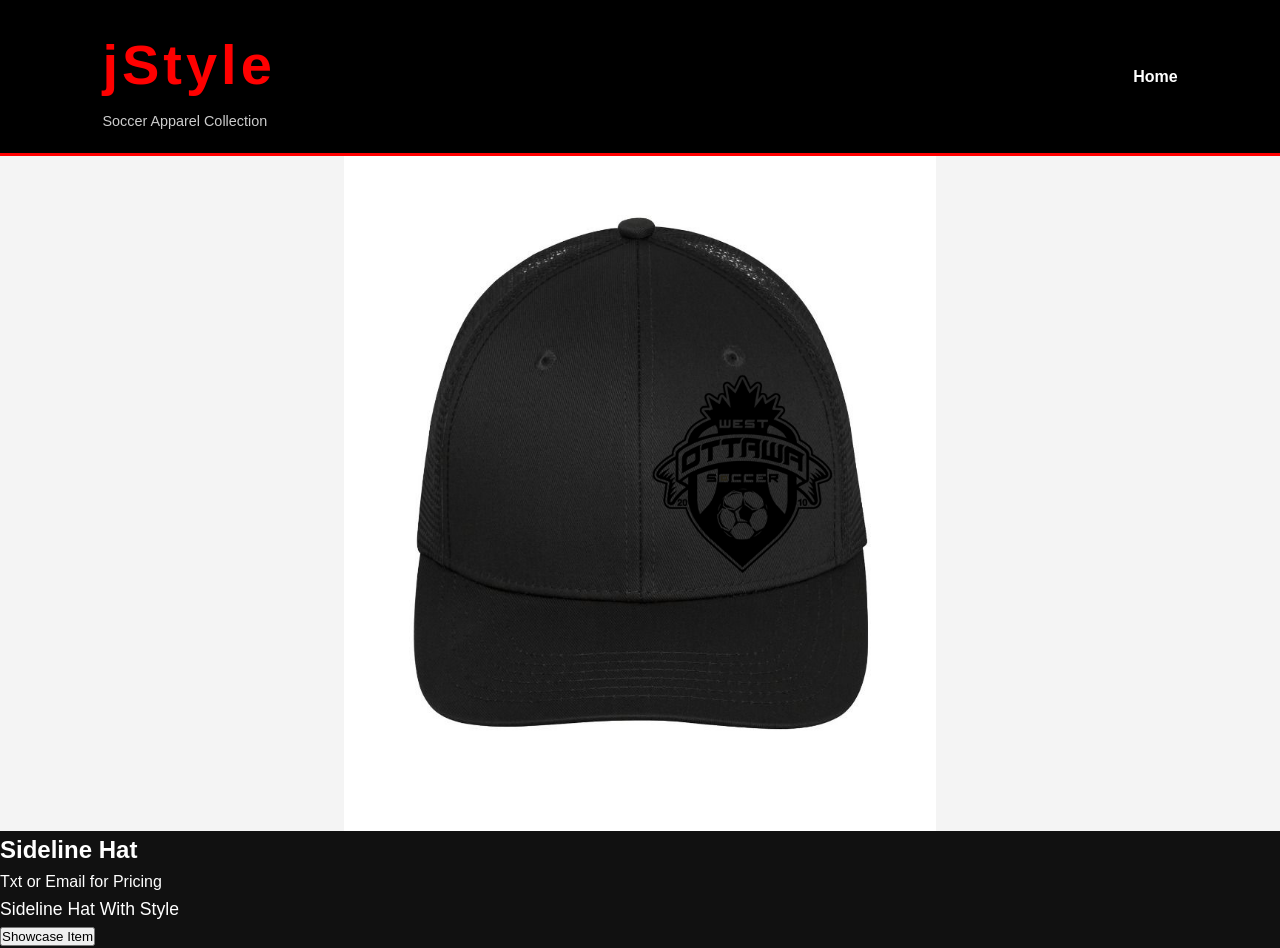
<file: black_hat.html>
<!-- product1.html -->
<!DOCTYPE html>
<html lang="en">
<head>
  <meta charset="UTF-8">
  <meta name="viewport" content="width=device-width, initial-scale=1.0">

  <title>Sideline Hat | jStyle</title>

  <!-- Google Fonts -->
  <link rel="preconnect" href="https://fonts.googleapis.com">
  <link rel="preconnect" href="https://fonts.gstatic.com" crossorigin>

  <link href="https://fonts.googleapis.com/css2?family=Oswald:wght@400;500;700&family=Montserrat:wght@300;400;500;600;700&display=swap" rel="stylesheet">

  <link rel="stylesheet" href="styles.css">
</head>
<body>

  <header>
    <div class="logo">
      <h1>jStyle</h1>
      <p>Soccer Apparel Collection</p>
    </div>

    <nav>
      <a href="index.html">Home</a>
    </nav>
  </header>

  <section class="product-page">

    <div class="large-image-container">
      <img src="images/black_hat.png" alt="Black Hat">
    </div>

    <div class="product-details">
      <h2>Sideline Hat</h2>

      <div class="price">Txt or Email for Pricing</div>

      <p>Sideline Hat With Style
      </p>

      <button class="showcase-btn">Showcase Item</button>
    </div>

  </section>

  <script src="script.js"></script>
</body>
</html>
</file>
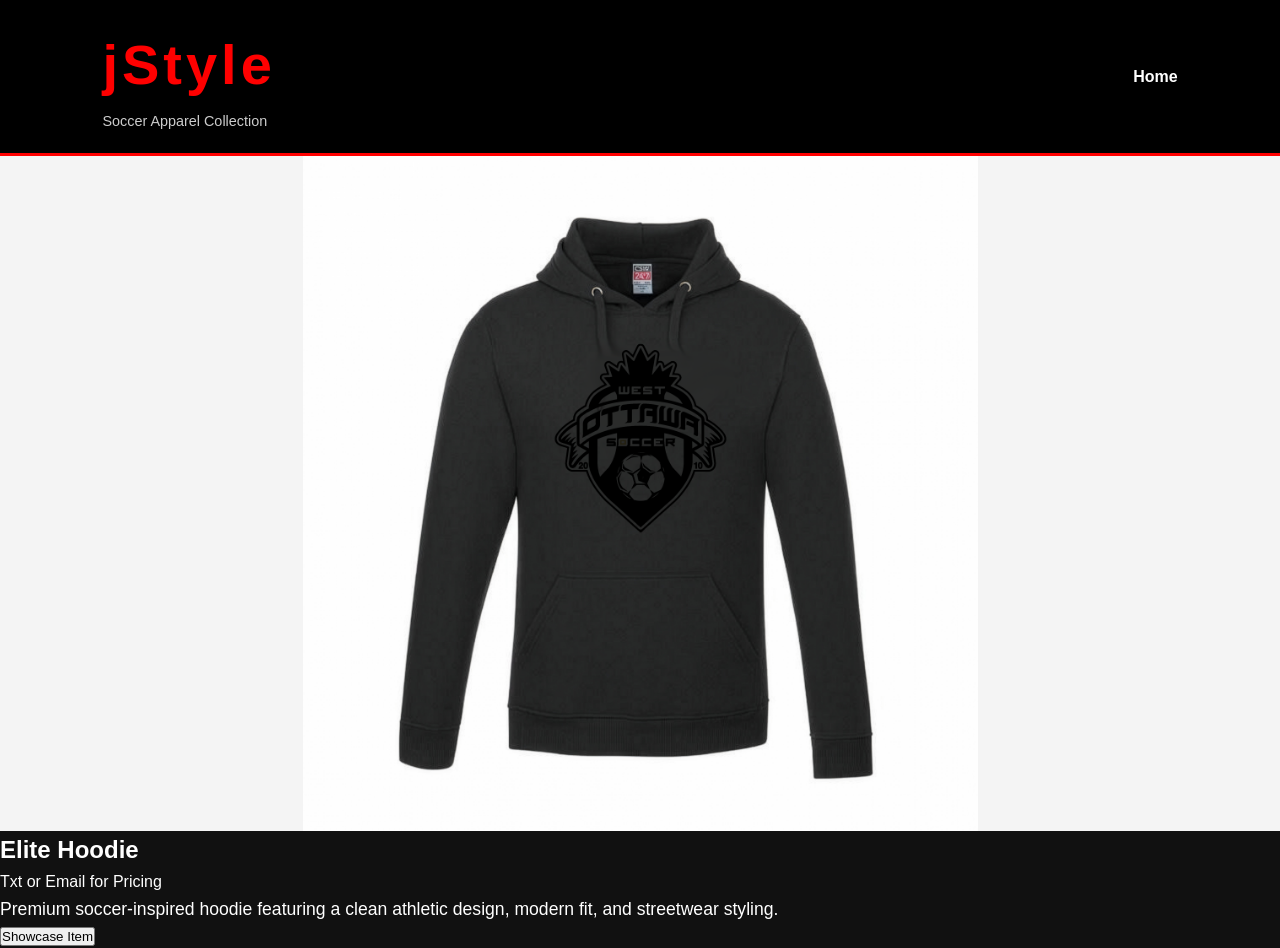
<file: black_hoodie.html>
<!-- product1.html -->
<!DOCTYPE html>
<html lang="en">
<head>
  <meta charset="UTF-8">
  <meta name="viewport" content="width=device-width, initial-scale=1.0">

  <title>Elite Hoodie | j-Swag</title>

  <!-- Google Fonts -->
  <link rel="preconnect" href="https://fonts.googleapis.com">
  <link rel="preconnect" href="https://fonts.gstatic.com" crossorigin>

  <link href="https://fonts.googleapis.com/css2?family=Oswald:wght@400;500;700&family=Montserrat:wght@300;400;500;600;700&display=swap" rel="stylesheet">

  <link rel="stylesheet" href="styles.css">
</head>
<body>

  <header>
    <div class="logo">
      <h1>jStyle</h1>
      <p>Soccer Apparel Collection</p>
    </div>

    <nav>
      <a href="index.html">Home</a>
    </nav>
  </header>

  <section class="product-page">

    <div class="large-image-container">
      <img src="images/black_hoodie.png" alt="Sideline Hoodie">
    </div>

    <div class="product-details">
      <h2>Elite Hoodie</h2>

      <div class="price">Txt or Email for Pricing</div>

      <p>
        Premium soccer-inspired hoodie featuring a clean athletic design,
        modern fit, and streetwear styling.
      </p>

      <button class="showcase-btn">Showcase Item</button>
    </div>

  </section>

  <script src="script.js"></script>
</body>
</html>
</file>
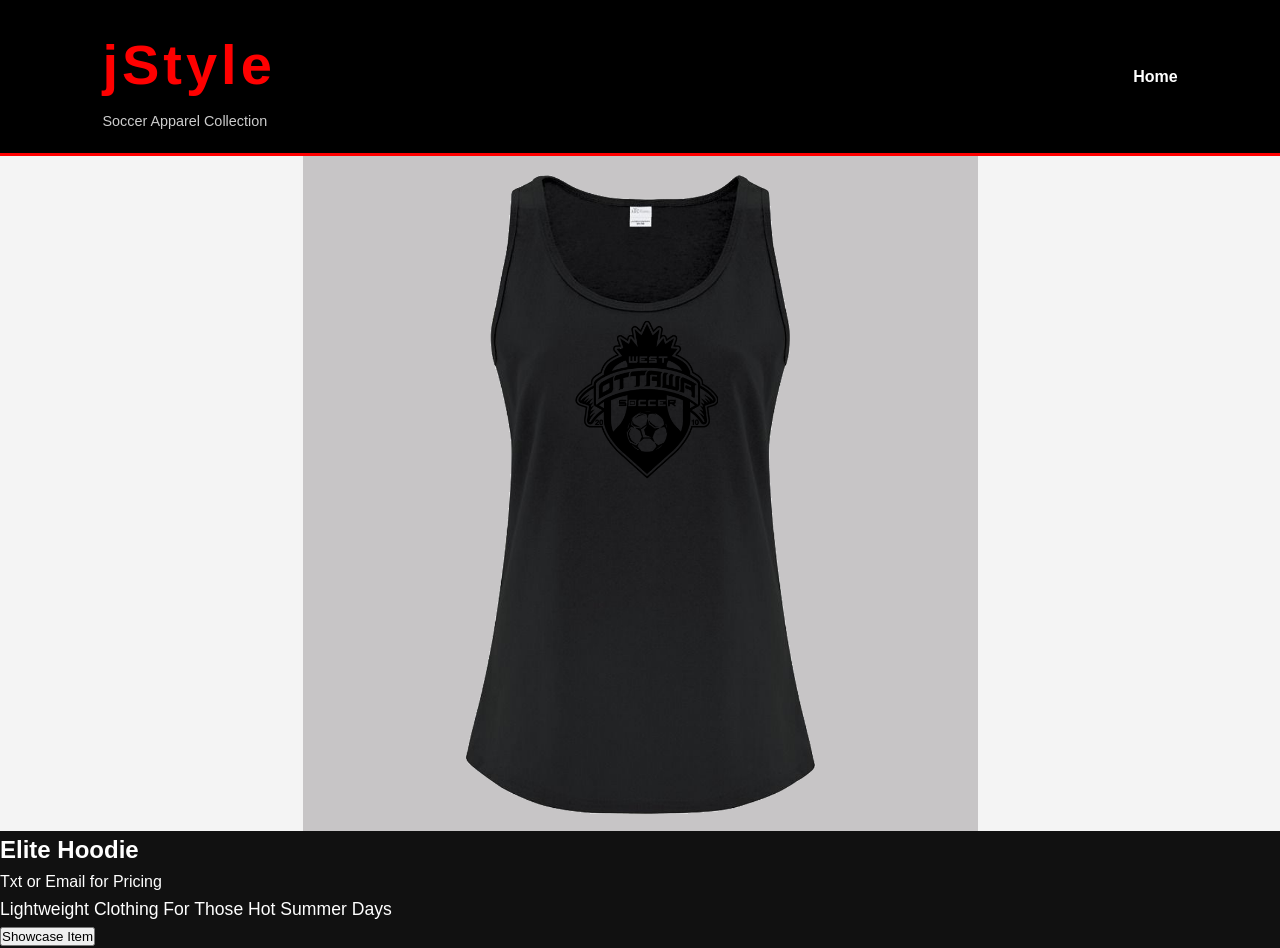
<file: black_tank.html>
<!-- product1.html -->
<!DOCTYPE html>
<html lang="en">
<head>
  <meta charset="UTF-8">
  <meta name="viewport" content="width=device-width, initial-scale=1.0">

  <title>Tank-Top | jStyle</title>

  <!-- Google Fonts -->
  <link rel="preconnect" href="https://fonts.googleapis.com">
  <link rel="preconnect" href="https://fonts.gstatic.com" crossorigin>

  <link href="https://fonts.googleapis.com/css2?family=Oswald:wght@400;500;700&family=Montserrat:wght@300;400;500;600;700&display=swap" rel="stylesheet">

  <link rel="stylesheet" href="styles.css">
</head>
<body>

  <header>
    <div class="logo">
      <h1>jStyle</h1>
      <p>Soccer Apparel Collection</p>
    </div>

    <nav>
      <a href="index.html">Home</a>
    </nav>
  </header>

  <section class="product-page">

    <div class="large-image-container">
      <img src="images/black_Tank.png" alt="Sideline Hoodie">
    </div>

    <div class="product-details">
      <h2>Elite Hoodie</h2>

      <div class="price">Txt or Email for Pricing</div>

      <p>
        Lightweight Clothing For Those Hot Summer Days
      </p>

      <button class="showcase-btn">Showcase Item</button>
    </div>

  </section>

  <script src="script.js"></script>
</body>
</html>
</file>
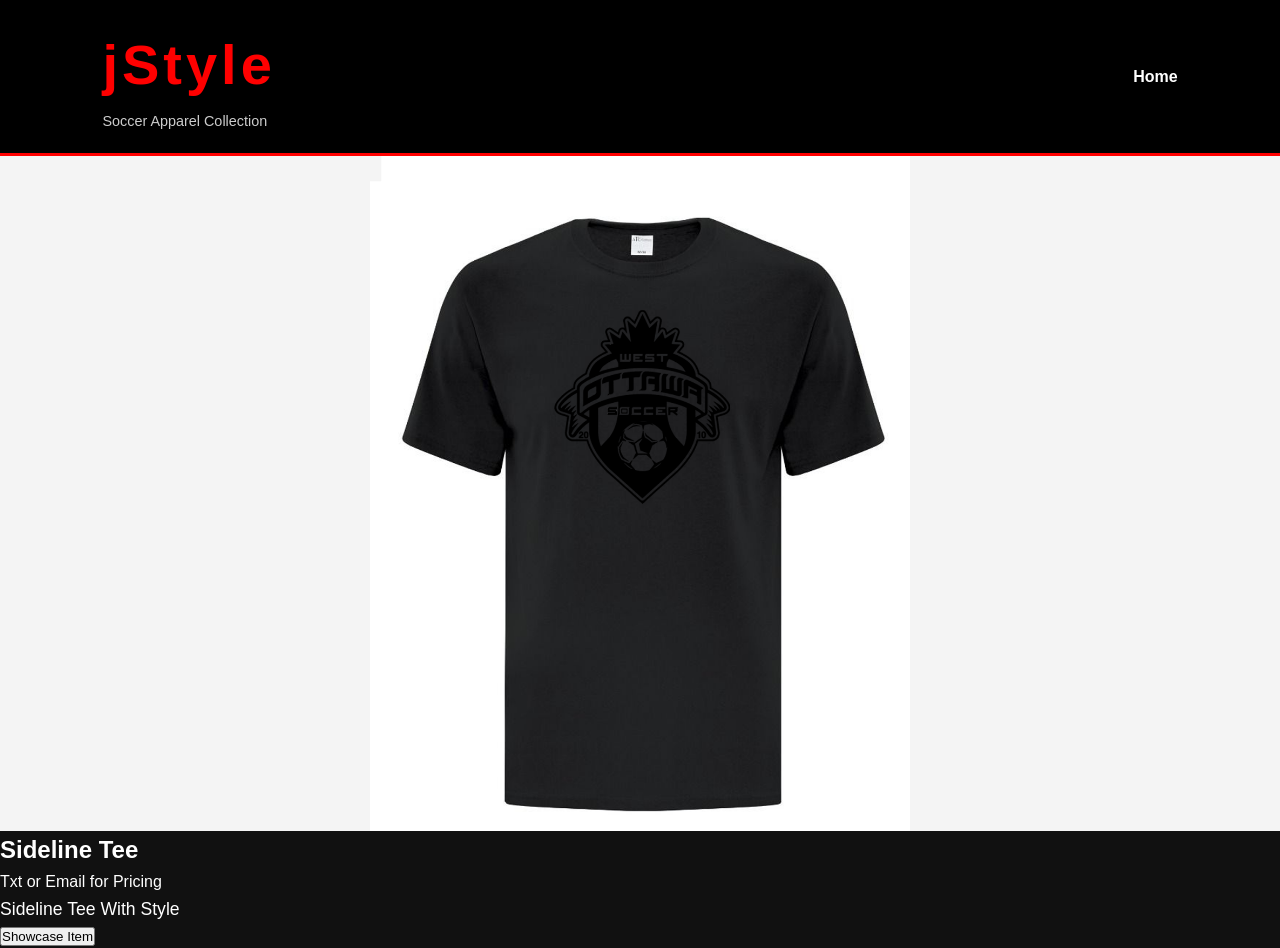
<file: black_tshirt.html>
<!-- product1.html -->
<!DOCTYPE html>
<html lang="en">
<head>
  <meta charset="UTF-8">
  <meta name="viewport" content="width=device-width, initial-scale=1.0">

  <title>Sideline Tee | jStyle</title>

  <!-- Google Fonts -->
  <link rel="preconnect" href="https://fonts.googleapis.com">
  <link rel="preconnect" href="https://fonts.gstatic.com" crossorigin>

  <link href="https://fonts.googleapis.com/css2?family=Oswald:wght@400;500;700&family=Montserrat:wght@300;400;500;600;700&display=swap" rel="stylesheet">

  <link rel="stylesheet" href="styles.css">
</head>
<body>

  <header>
    <div class="logo">
      <h1>jStyle</h1>
      <p>Soccer Apparel Collection</p>
    </div>

    <nav>
      <a href="index.html">Home</a>
    </nav>
  </header>

  <section class="product-page">

    <div class="large-image-container">
      <img src="images/black_Tshirt.png" alt="Black T-Shirt">
    </div>

    <div class="product-details">
      <h2>Sideline Tee</h2>

      <div class="price">Txt or Email for Pricing</div>

      <p>Sideline Tee With Style
      </p>

      <button class="showcase-btn">Showcase Item</button>
    </div>

  </section>

  <script src="script.js"></script>
</body>
</html>
</file>
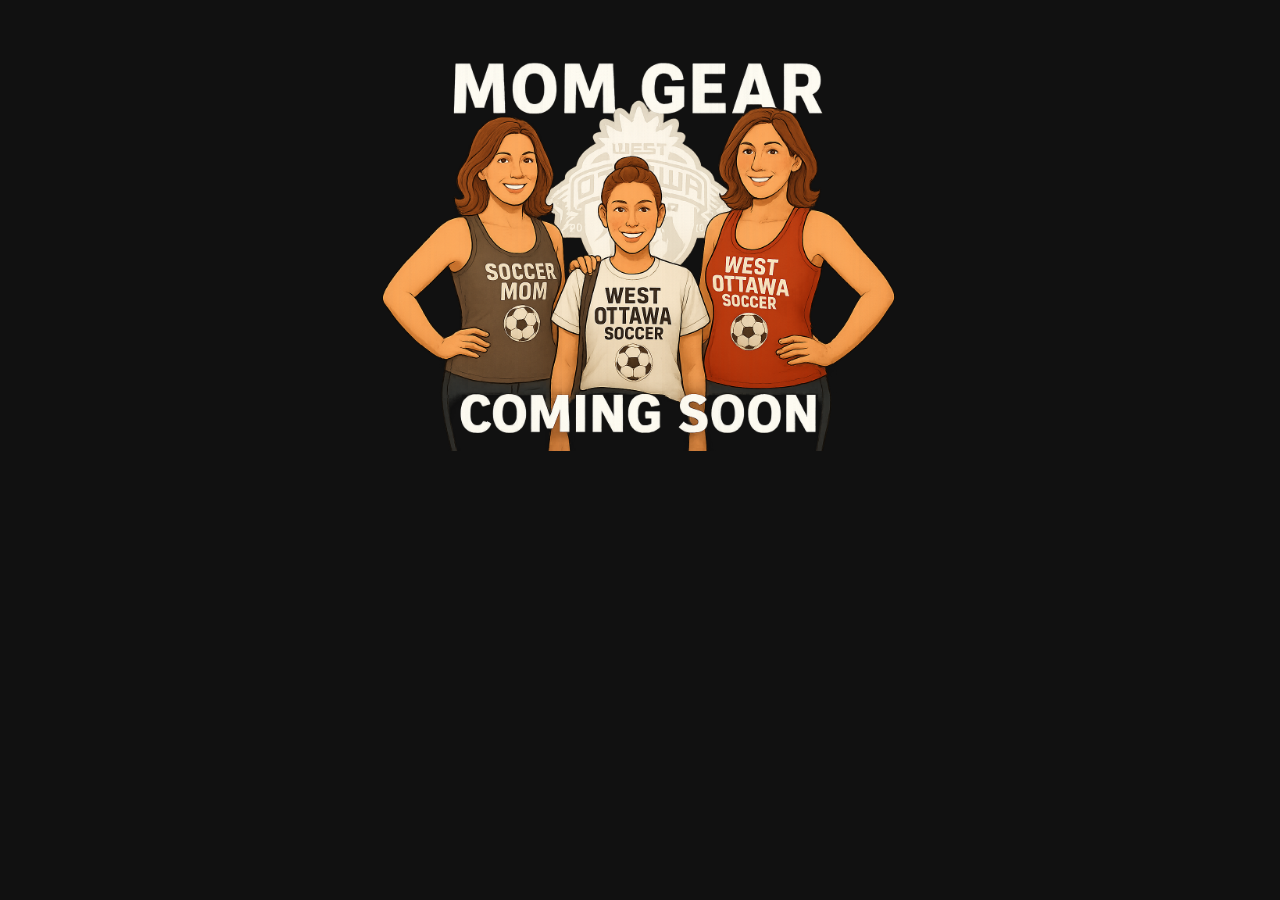
<file: mom_gear.html>
<!-- product1.html -->
<!DOCTYPE html>
<html lang="en">
<head>
  <meta charset="UTF-8">
  <meta name="viewport" content="width=device-width, initial-scale=1.0">
  <link rel="icon" type="image/x-icon" href="images/favicon.png">
  <title>MOM Gear | jStyle</title>

  <!-- Google Fonts -->
  <link rel="preconnect" href="https://fonts.googleapis.com">
  <link rel="preconnect" href="https://fonts.gstatic.com" crossorigin>

  <link href="https://fonts.googleapis.com/css2?family=Oswald:wght@400;500;700&family=Montserrat:wght@300;400;500;600;700&display=swap" rel="stylesheet">

  <link rel="stylesheet" href="styles.css">
</head>
<body>
  <br><br>
<img src="images/mom_gear.png" class="responsive-img">
</body>
</html>
</file>
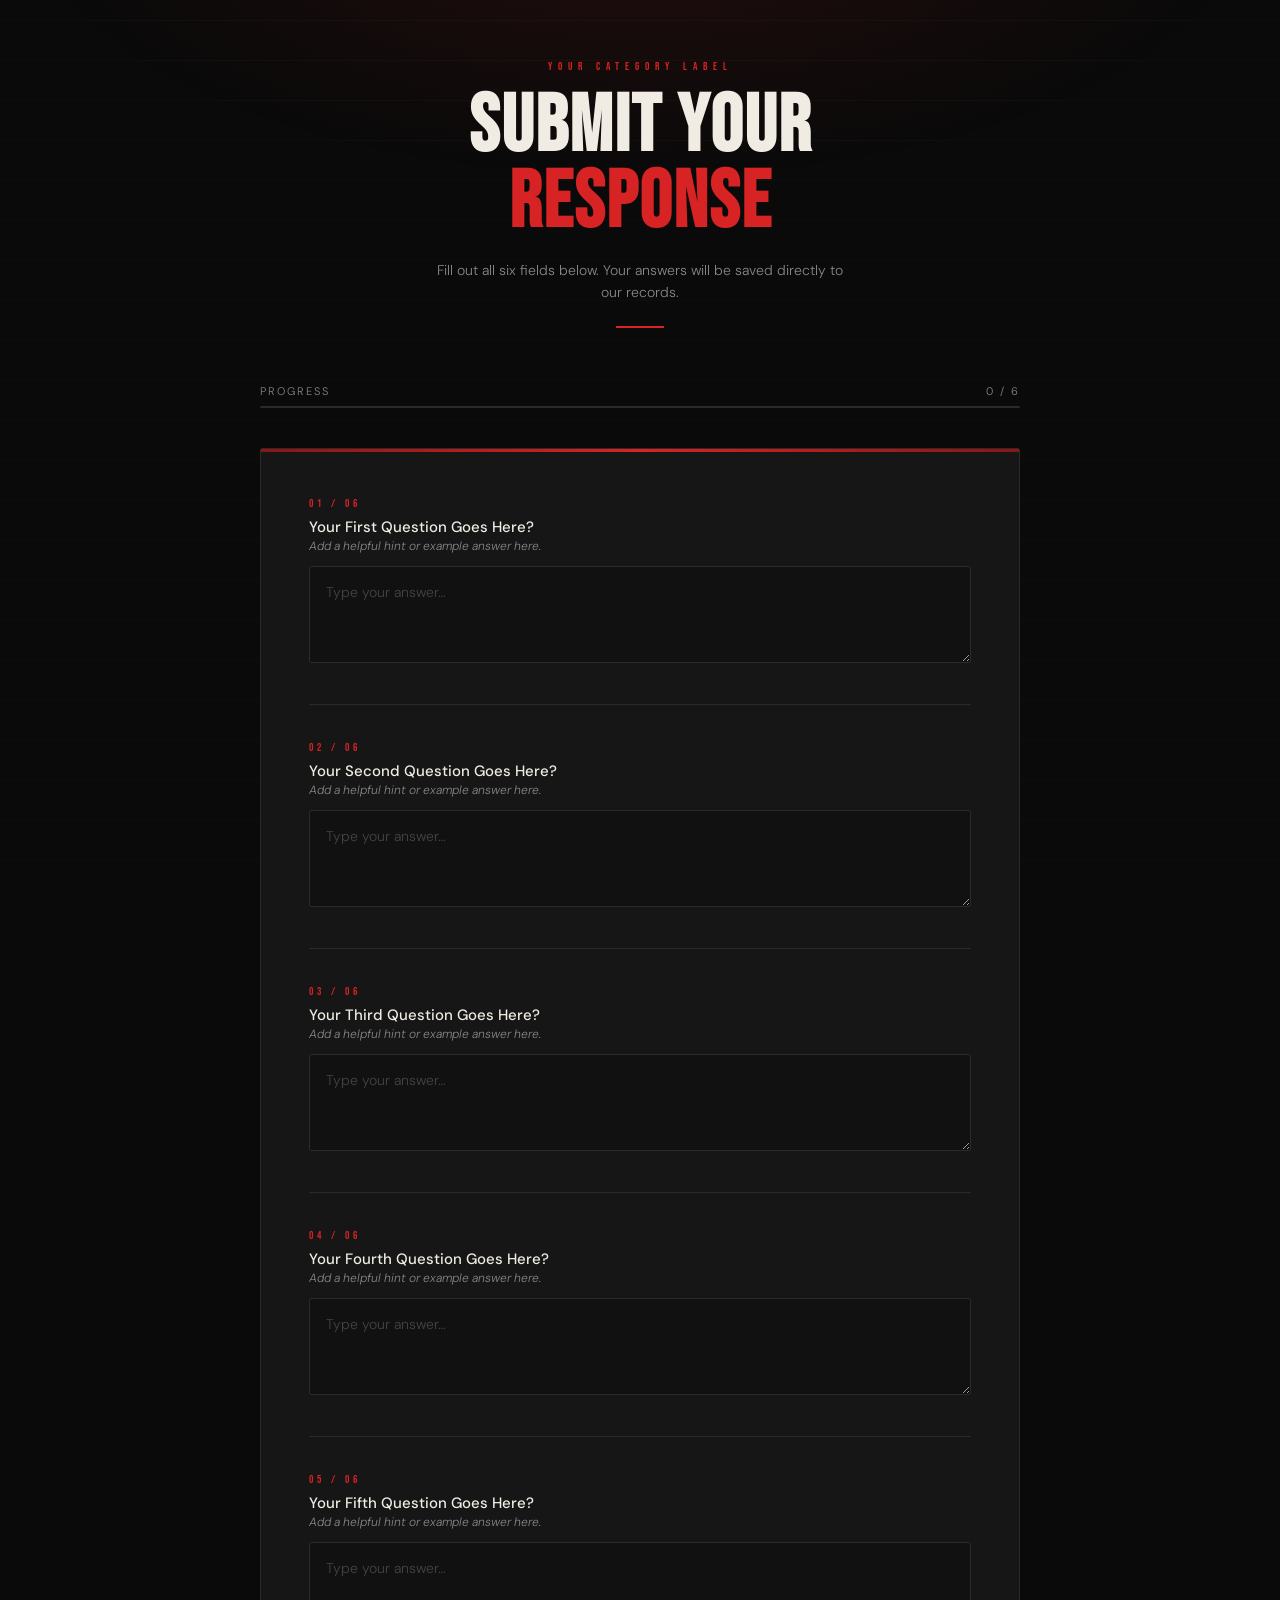
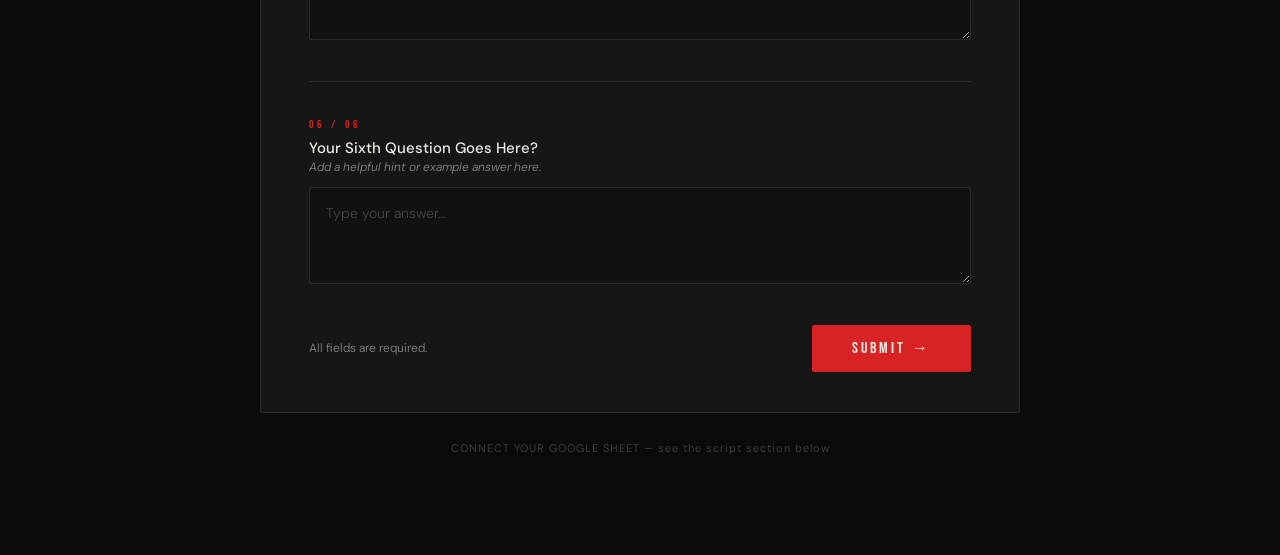
<file: order.html>
<!DOCTYPE html>
<html lang="en">
<head>
  <meta charset="UTF-8" />
  <meta name="viewport" content="width=device-width, initial-scale=1.0"/>
  <title>Response Form</title>
  <link href="https://fonts.googleapis.com/css2?family=Bebas+Neue&family=DM+Sans:ital,wght@0,300;0,400;0,500;1,300&display=swap" rel="stylesheet"/>
  <style>
    :root {
      --black:   #0a0a0a;
      --dark:    #111111;
      --card:    #161616;
      --border:  #2a2a2a;
      --red:     #d72323;
      --red-dim: #8b1515;
      --white:   #f0ece4;
      --muted:   #888;
      --success: #2ecc71;
    }

    *, *::before, *::after { box-sizing: border-box; margin: 0; padding: 0; }

    body {
      background: var(--black);
      color: var(--white);
      font-family: 'DM Sans', sans-serif;
      font-weight: 300;
      min-height: 100vh;
      display: flex;
      flex-direction: column;
      align-items: center;
      padding: 60px 20px 100px;
      position: relative;
      overflow-x: hidden;
    }

    /* Background texture */
    body::before {
      content: '';
      position: fixed;
      inset: 0;
      background:
        radial-gradient(ellipse 80% 50% at 50% -10%, rgba(215,35,35,0.12) 0%, transparent 60%),
        repeating-linear-gradient(
          0deg,
          transparent,
          transparent 39px,
          rgba(255,255,255,0.02) 39px,
          rgba(255,255,255,0.02) 40px
        );
      pointer-events: none;
      z-index: 0;
    }

    .container {
      width: 100%;
      max-width: 760px;
      position: relative;
      z-index: 1;
    }

    /* ── Header ── */
    .header {
      text-align: center;
      margin-bottom: 56px;
      animation: fadeDown 0.7s ease both;
    }

    .header-label {
      font-family: 'Bebas Neue', sans-serif;
      font-size: 11px;
      letter-spacing: 6px;
      color: var(--red);
      margin-bottom: 16px;
      display: block;
      /* editable: change to your category/label */
    }

    .header h1 {
      font-family: 'Bebas Neue', sans-serif;
      font-size: clamp(48px, 8vw, 80px);
      line-height: 0.95;
      letter-spacing: 2px;
      color: var(--white);
      /* editable: change the title */
    }

    .header h1 span {
      color: var(--red);
    }

    .header p {
      margin-top: 18px;
      font-size: 14px;
      color: var(--muted);
      max-width: 420px;
      margin-left: auto;
      margin-right: auto;
      line-height: 1.6;
      /* editable: change the subtitle/description */
    }

    .divider {
      width: 48px;
      height: 2px;
      background: var(--red);
      margin: 22px auto 0;
    }

    /* ── Progress bar ── */
    .progress-wrap {
      margin-bottom: 40px;
      animation: fadeUp 0.7s 0.2s ease both;
    }

    .progress-labels {
      display: flex;
      justify-content: space-between;
      font-size: 11px;
      letter-spacing: 2px;
      color: var(--muted);
      margin-bottom: 8px;
    }

    .progress-bar {
      height: 2px;
      background: var(--border);
      border-radius: 2px;
      overflow: hidden;
    }

    .progress-fill {
      height: 100%;
      background: var(--red);
      width: 0%;
      transition: width 0.4s ease;
    }

    /* ── Form ── */
    .form-card {
      background: var(--card);
      border: 1px solid var(--border);
      border-radius: 2px;
      padding: 48px 48px 40px;
      animation: fadeUp 0.7s 0.3s ease both;
      position: relative;
    }

    .form-card::before {
      content: '';
      position: absolute;
      top: 0; left: 0; right: 0;
      height: 3px;
      background: linear-gradient(90deg, var(--red-dim), var(--red), var(--red-dim));
    }

    .question-block {
      margin-bottom: 36px;
      opacity: 0;
      transform: translateY(14px);
      animation: fadeUp 0.5s ease forwards;
    }

    /* stagger each question */
    .question-block:nth-child(1) { animation-delay: 0.4s; }
    .question-block:nth-child(2) { animation-delay: 0.52s; }
    .question-block:nth-child(3) { animation-delay: 0.64s; }
    .question-block:nth-child(4) { animation-delay: 0.76s; }
    .question-block:nth-child(5) { animation-delay: 0.88s; }
    .question-block:nth-child(6) { animation-delay: 1.0s; }

    .question-number {
      font-family: 'Bebas Neue', sans-serif;
      font-size: 11px;
      letter-spacing: 4px;
      color: var(--red);
      margin-bottom: 6px;
    }

    .question-label {
      font-size: 15px;
      font-weight: 500;
      color: var(--white);
      margin-bottom: 12px;
      line-height: 1.4;
      /* editable: each question's label text */
    }

    .question-hint {
      font-size: 12px;
      color: var(--muted);
      margin-bottom: 12px;
      font-style: italic;
      /* editable: hint/placeholder guidance */
    }

    textarea {
      width: 100%;
      background: var(--dark);
      border: 1px solid var(--border);
      border-radius: 2px;
      color: var(--white);
      font-family: 'DM Sans', sans-serif;
      font-size: 14px;
      font-weight: 300;
      line-height: 1.6;
      padding: 14px 16px;
      resize: vertical;
      min-height: 90px;
      transition: border-color 0.2s, box-shadow 0.2s;
      outline: none;
    }

    textarea::placeholder { color: #444; }

    textarea:focus {
      border-color: var(--red);
      box-shadow: 0 0 0 3px rgba(215,35,35,0.12);
    }

    textarea.has-value {
      border-color: #333;
    }

    .separator {
      height: 1px;
      background: var(--border);
      margin: 8px 0 36px;
    }

    /* ── Footer row ── */
    .form-footer {
      display: flex;
      align-items: center;
      justify-content: space-between;
      flex-wrap: wrap;
      gap: 16px;
      margin-top: 8px;
    }

    .required-note {
      font-size: 12px;
      color: var(--muted);
    }

    .btn-submit {
      font-family: 'Bebas Neue', sans-serif;
      font-size: 16px;
      letter-spacing: 3px;
      color: var(--white);
      background: var(--red);
      border: none;
      padding: 14px 40px;
      cursor: pointer;
      border-radius: 2px;
      transition: background 0.2s, transform 0.15s, box-shadow 0.2s;
      position: relative;
      overflow: hidden;
    }

    .btn-submit::after {
      content: '';
      position: absolute;
      inset: 0;
      background: rgba(255,255,255,0.08);
      opacity: 0;
      transition: opacity 0.2s;
    }

    .btn-submit:hover { background: #b51e1e; box-shadow: 0 4px 24px rgba(215,35,35,0.35); }
    .btn-submit:hover::after { opacity: 1; }
    .btn-submit:active { transform: scale(0.97); }
    .btn-submit:disabled { background: #555; cursor: not-allowed; box-shadow: none; }

    /* ── Toast notification ── */
    .toast {
      position: fixed;
      bottom: 32px;
      left: 50%;
      transform: translateX(-50%) translateY(80px);
      background: var(--card);
      border: 1px solid var(--border);
      border-left: 3px solid var(--success);
      color: var(--white);
      padding: 14px 28px;
      border-radius: 2px;
      font-size: 13px;
      letter-spacing: 0.5px;
      box-shadow: 0 8px 40px rgba(0,0,0,0.6);
      transition: transform 0.4s cubic-bezier(0.22,1,0.36,1), opacity 0.4s;
      opacity: 0;
      z-index: 100;
      white-space: nowrap;
    }

    .toast.show { transform: translateX(-50%) translateY(0); opacity: 1; }
    .toast.error { border-left-color: var(--red); }

    /* ── Animations ── */
    @keyframes fadeDown {
      from { opacity: 0; transform: translateY(-20px); }
      to   { opacity: 1; transform: translateY(0); }
    }

    @keyframes fadeUp {
      from { opacity: 0; transform: translateY(14px); }
      to   { opacity: 1; transform: translateY(0); }
    }

    /* ── Config panel note ── */
    .config-note {
      margin-top: 28px;
      font-size: 11px;
      color: #444;
      text-align: center;
      letter-spacing: 1px;
      animation: fadeUp 1s 1.2s ease both;
      opacity: 0;
    }

    @media (max-width: 600px) {
      .form-card { padding: 32px 24px 28px; }
      .form-footer { flex-direction: column; align-items: stretch; }
      .btn-submit { text-align: center; }
    }
  </style>
</head>
<body>

<!-- ═══════════════════════════════════════════
     HEADER — edit title, label, and description
════════════════════════════════════════════ -->
<div class="container">
  <div class="header">
    <span class="header-label">YOUR CATEGORY LABEL</span>  <!-- ← edit -->
    <h1>SUBMIT YOUR<br/><span>RESPONSE</span></h1>            <!-- ← edit -->
    <p>Fill out all six fields below. Your answers will be saved directly to our records.</p> <!-- ← edit -->
    <div class="divider"></div>
  </div>

  <!-- Progress bar -->
  <div class="progress-wrap">
    <div class="progress-labels">
      <span>PROGRESS</span>
      <span id="progress-pct">0 / 6</span>
    </div>
    <div class="progress-bar"><div class="progress-fill" id="progress-fill"></div></div>
  </div>

  <!-- ═══════════════════════════════════════════
       FORM
  ════════════════════════════════════════════ -->
  <div class="form-card">
    <form id="responseForm" novalidate>

      <!-- ── QUESTION 1 ── -->
      <div class="question-block">
        <div class="question-number">01 / 06</div>
        <label class="question-label" for="q1">Your First Question Goes Here?</label>  <!-- ← edit -->
        <div class="question-hint">Add a helpful hint or example answer here.</div>       <!-- ← edit -->
        <textarea id="q1" name="q1" placeholder="Type your answer…" rows="3" required></textarea>
      </div>

      <div class="separator"></div>

      <!-- ── QUESTION 2 ── -->
      <div class="question-block">
        <div class="question-number">02 / 06</div>
        <label class="question-label" for="q2">Your Second Question Goes Here?</label>
        <div class="question-hint">Add a helpful hint or example answer here.</div>
        <textarea id="q2" name="q2" placeholder="Type your answer…" rows="3" required></textarea>
      </div>

      <div class="separator"></div>

      <!-- ── QUESTION 3 ── -->
      <div class="question-block">
        <div class="question-number">03 / 06</div>
        <label class="question-label" for="q3">Your Third Question Goes Here?</label>
        <div class="question-hint">Add a helpful hint or example answer here.</div>
        <textarea id="q3" name="q3" placeholder="Type your answer…" rows="3" required></textarea>
      </div>

      <div class="separator"></div>

      <!-- ── QUESTION 4 ── -->
      <div class="question-block">
        <div class="question-number">04 / 06</div>
        <label class="question-label" for="q4">Your Fourth Question Goes Here?</label>
        <div class="question-hint">Add a helpful hint or example answer here.</div>
        <textarea id="q4" name="q4" placeholder="Type your answer…" rows="3" required></textarea>
      </div>

      <div class="separator"></div>

      <!-- ── QUESTION 5 ── -->
      <div class="question-block">
        <div class="question-number">05 / 06</div>
        <label class="question-label" for="q5">Your Fifth Question Goes Here?</label>
        <div class="question-hint">Add a helpful hint or example answer here.</div>
        <textarea id="q5" name="q5" placeholder="Type your answer…" rows="3" required></textarea>
      </div>

      <div class="separator"></div>

      <!-- ── QUESTION 6 ── -->
      <div class="question-block">
        <div class="question-number">06 / 06</div>
        <label class="question-label" for="q6">Your Sixth Question Goes Here?</label>
        <div class="question-hint">Add a helpful hint or example answer here.</div>
        <textarea id="q6" name="q6" placeholder="Type your answer…" rows="3" required></textarea>
      </div>

      <!-- Footer -->
      <div class="form-footer">
        <span class="required-note">All fields are required.</span>
        <button type="submit" class="btn-submit" id="submitBtn">SUBMIT →</button>
      </div>

    </form>
  </div>

  <p class="config-note">CONNECT YOUR GOOGLE SHEET — see the script section below</p>
</div>

<!-- Toast -->
<div class="toast" id="toast"></div>


<script>
  /* ═══════════════════════════════════════════════════════════════
     GOOGLE SHEETS CONFIGURATION
     ────────────────────────────────────────────────────────────
     1. In Google Sheets, go to Extensions → Apps Script
     2. Paste the Apps Script code shown in the README comment below
     3. Deploy as a Web App (Execute as: Me, Access: Anyone)
     4. Copy the deployment URL and paste it as SHEET_URL below
  ═══════════════════════════════════════════════════════════════ */
  const SHEET_URL = "YOUR_APPS_SCRIPT_WEB_APP_URL_HERE"; // ← REPLACE THIS

  /*
  ── APPS SCRIPT CODE (paste into Google Apps Script editor) ──

  function doPost(e) {
    var sheet = SpreadsheetApp.getActiveSpreadsheet().getActiveSheet();
    var data  = JSON.parse(e.postData.contents);

    // Add a header row if the sheet is empty
    if (sheet.getLastRow() === 0) {
      sheet.appendRow([
        "Timestamp",
        "Question 1",   // ← rename to match your questions
        "Question 2",
        "Question 3",
        "Question 4",
        "Question 5",
        "Question 6"
      ]);
    }

    sheet.appendRow([
      new Date(),
      data.q1,
      data.q2,
      data.q3,
      data.q4,
      data.q5,
      data.q6
    ]);

    return ContentService
      .createTextOutput(JSON.stringify({ status: "success" }))
      .setMimeType(ContentService.MimeType.JSON);
  }
  */

  /* ════════════════ Progress tracking ════════════════ */
  const textareas = document.querySelectorAll("textarea");
  const fill      = document.getElementById("progress-fill");
  const pct       = document.getElementById("progress-pct");

  function updateProgress() {
    let filled = 0;
    textareas.forEach(ta => {
      if (ta.value.trim().length > 0) filled++;
      ta.classList.toggle("has-value", ta.value.trim().length > 0);
    });
    const ratio = (filled / textareas.length) * 100;
    fill.style.width = ratio + "%";
    pct.textContent  = filled + " / " + textareas.length;
  }

  textareas.forEach(ta => ta.addEventListener("input", updateProgress));

  /* ════════════════ Toast helper ════════════════ */
  function showToast(msg, isError = false) {
    const t = document.getElementById("toast");
    t.textContent = msg;
    t.classList.toggle("error", isError);
    t.classList.add("show");
    setTimeout(() => t.classList.remove("show"), 3800);
  }

  /* ════════════════ Form submit ════════════════ */
  document.getElementById("responseForm").addEventListener("submit", async function (e) {
    e.preventDefault();

    // Validate all fields
    let allFilled = true;
    textareas.forEach(ta => {
      if (!ta.value.trim()) {
        allFilled = false;
        ta.style.borderColor = "var(--red)";
        ta.addEventListener("input", () => ta.style.borderColor = "", { once: true });
      }
    });

    if (!allFilled) {
      showToast("Please answer all questions before submitting.", true);
      return;
    }

    const btn = document.getElementById("submitBtn");
    btn.disabled = true;
    btn.textContent = "SENDING…";

    const payload = {
      q1: document.getElementById("q1").value.trim(),
      q2: document.getElementById("q2").value.trim(),
      q3: document.getElementById("q3").value.trim(),
      q4: document.getElementById("q4").value.trim(),
      q5: document.getElementById("q5").value.trim(),
      q6: document.getElementById("q6").value.trim(),
    };

    /* ── If SHEET_URL is not yet set, show setup message ── */
    if (SHEET_URL === "YOUR_APPS_SCRIPT_WEB_APP_URL_HERE") {
      setTimeout(() => {
        showToast("✓ Setup mode — connect your Google Sheet URL to go live.");
        btn.disabled = false;
        btn.textContent = "SUBMIT →";
        console.log("Payload (would be sent):", payload);
      }, 800);
      return;
    }

    try {
      await fetch(SHEET_URL, {
        method: "POST",
        mode: "no-cors",           // Apps Script requires no-cors
        headers: { "Content-Type": "application/json" },
        body: JSON.stringify(payload),
      });

      showToast("✓ Response submitted successfully!");
      document.getElementById("responseForm").reset();
      updateProgress();
    } catch (err) {
      showToast("Submission failed. Please try again.", true);
      console.error(err);
    } finally {
      btn.disabled = false;
      btn.textContent = "SUBMIT →";
    }
  });
</script>

</body>
</html>
</file>
<file: styles.css>
/* styles.css */

* {
  margin: 0;
  padding: 0;
  box-sizing: border-box;
  font-family: Arial, Helvetica, sans-serif;
  
}

.responsive-img {
  width: 100%;
  height: auto;
  display: block;
}

/* Desktop adjustments */
@media (min-width: 768px) {
  .responsive-img {
    max-width: 600px; /* adjust to how big you want */
    margin: 0 auto;   /* centers the image */
  }
}
.large-image-container img {
  width: 100%;
  height: 100%;
  object-fit: contain; /* CRITICAL: Ensures the entire shirt fits within the box without distortion */
  display: block;
  margin: 0 auto;
  transition: transform 0.4s ease;
}

/* Target the container */
.large-image-container {
  height: 75vh; /* Forces the container to be exactly 75% of the screen height */
  width: 100%; /* Ensures it takes up the full width of its parent section */
  display: flex; /* Flexbox is perfect for centering the image perfectly */
  justify-content: center;
  align-items: center;
  overflow: hidden; /* Prevents the image from spilling out */
  background-color: #f4f4f4; /* Optional: A light gray background makes product images pop */
}

.product-card {
  text-align: center;
}

.product-card img {
  width: 20%;
  height: auto;
  margin: 20px auto;
  display: block;
  transition: transform 0.4s ease;
}
body {
  background-color: #111;
  color: white;
  line-height: 1.6;
  font-family: 'Rajdhani', sans-serif;
}

/* HEADER */

header {
  background: black;
  border-bottom: 3px solid red;
  display: flex;
  justify-content: space-between;
  align-items: center;
  padding: 20px 8%;
  flex-wrap: wrap;
}

.logo h1 {
  color: red;
  font-size: 2.2rem;
    font-family: 'Bebas Neue', sans-serif;
  letter-spacing: 4px;
  font-size: 3.5rem;
}

.logo p {
  color: #ccc;
  font-size: 0.9rem;
}
p {
  font-family: 'Rajdhani', sans-serif;
  font-size: 1.1rem;
}
nav {
  display: flex;
  gap: 20px;
}

nav a {
  color: white;
  text-decoration: none;
  transition: 0.3s;
  font-weight: bold;
}

nav a:hover {
  color: red;
}

/* HERO */

.hero {
  height: 30vh;
  background:
    linear-gradient(rgba(0,0,0,0.6), rgba(0,0,0,0.7)),
    url('images/soccer-bg.jpg') center/cover no-repeat;
  display: flex;
  align-items: center;
  justify-content: center;
  text-align: center;
}

.hero-overlay h2 {
  font-size: 3rem;
  margin-bottom: 10px;
  color: white;
}

.hero-overlay p {
  font-size: 1.2rem;
  color: #ddd;
}

/* PRODUCTS */

.products-section {
  padding: 60px 8%;
}

.products-section h2 {
  text-align: center;
  margin-bottom: 40px;
  color: red;
  font-size: 2.2rem;
}

.products-grid {
  display: grid;
  grid-template-columns: repeat(auto-fit, minmax(230px, 1fr));
  gap: 30px;
}

.product-card {
  background: #1a1a1a;
  border-radius: 14px;
  overflow: hidden;
  transition: transform 0.3s ease,
              box-shadow 0.3s ease;
  border: 2px solid transparent;
}

.product-card:hover {
  transform: translateY(-10px);
  box-shadow: 0 10px 20px rgba(255,0,0,0.35);
  border-color: red;
}

.product-card img {
  width: 100%;
  height: 250px;
  object-fit: cover;
  transition: transform 0.4s ease;
}

.product-card:hover img {
  transform: scale(1.06);
}

.product-info {
  padding: 20px;
}

.product-info h3 {
  margin-bottom: 10px;
  color: white;
}

.product-info p {
  color: #bbb;
}

/* ABOUT */

.about-section {
  background: #161616;
  padding: 60px 8%;
  text-align: center;
}

.about-section h2 {
  color: red;
  margin-bottom: 20px;
}

.about-section p {
  max-width: 700px;
  margin: auto;
  color: #ddd;
}

/* FOOTER */

footer {
  background: black;
  text-align: center;
  padding: 30px;
  border-top: 3px solid red;
}

footer h3 {
  color: red;
  margin-bottom: 10px;
}

/* MOBILE */

@media (max-width: 768px) {

  header {
    flex-direction: column;
    gap: 20px;
  }

  nav {
    flex-wrap: wrap;
    justify-content: center;
  }

  .hero-overlay h2 {
    font-size: 2rem;
  }

  .hero-overlay p {
    font-size: 1rem;
  }

  .product-card img {
    height: 220px;
  }
}
</file>
